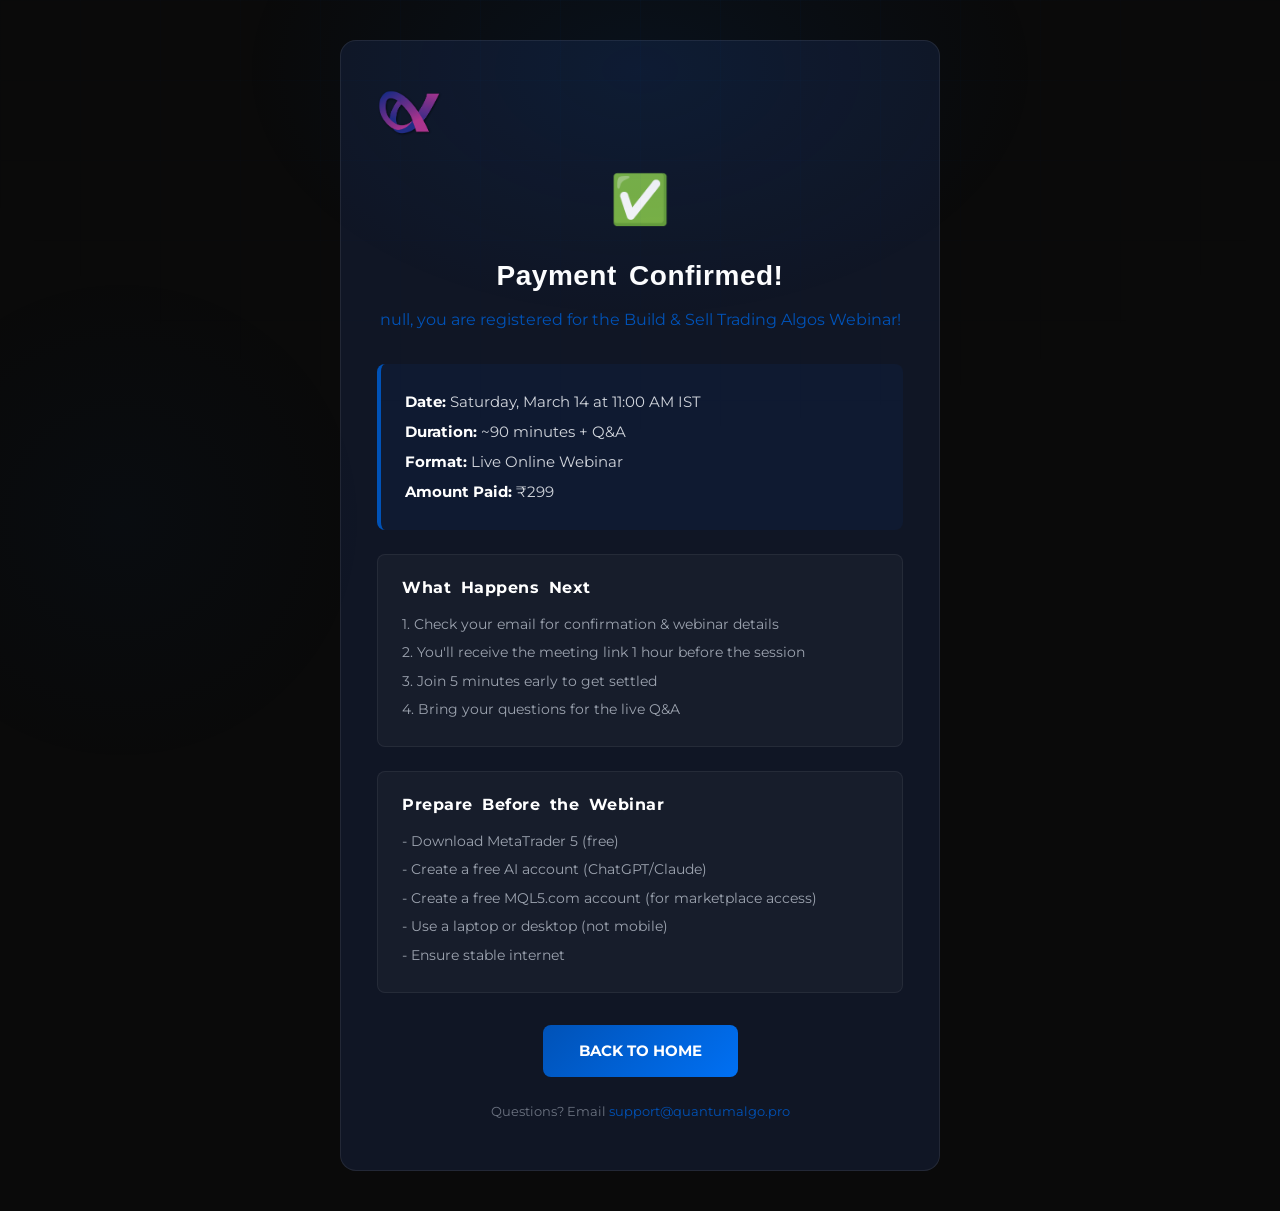
<file: webinar-thankyou.html>
<!DOCTYPE html>
<html lang="en">
<head>
  <meta charset="UTF-8">
  <meta name="viewport" content="width=device-width, initial-scale=1.0">
  <title>Registration Confirmed - Quantum Algo</title>
  <link rel="icon" type="image/png" href="QA%20logo.png">
  <link rel="preconnect" href="https://fonts.googleapis.com">
  <link href="https://fonts.googleapis.com/css2?family=Montserrat:wght@400;500;600;700;800&display=swap" rel="stylesheet">
  <link href="https://api.fontshare.com/v2/css?f[]=clash-display@400,500,600,700&display=swap" rel="stylesheet">
  <link rel="stylesheet" href="webinar.css">
  <style>
    .thankyou-wrap {
      min-height: 100vh;
      display: flex;
      align-items: center;
      justify-content: center;
      padding: 40px 20px;
    }
    .thankyou-card {
      max-width: 600px;
      width: 100%;
      background: rgba(17,24,39,0.95);
      border: 1px solid rgba(255,255,255,0.08);
      border-radius: 16px;
      padding: 48px 36px;
      text-align: center;
    }
    .thankyou-logo {
      height: 48px;
      margin-bottom: 24px;
    }
    .thankyou-icon {
      font-size: 48px;
      margin-bottom: 16px;
    }
    .thankyou-card h1 {
      font-family: 'Clash Display', sans-serif;
      font-size: 28px;
      color: #fff;
      margin-bottom: 8px;
    }
    .thankyou-card .greeting {
      color: #0052b7;
      font-size: 16px;
      margin-bottom: 32px;
    }
    .details-box {
      background: rgba(0,82,183,0.08);
      border-left: 4px solid #0052b7;
      border-radius: 8px;
      padding: 20px 24px;
      text-align: left;
      margin-bottom: 24px;
    }
    .details-box p {
      color: #d1d5dc;
      margin: 6px 0;
      font-size: 15px;
    }
    .details-box strong {
      color: #fff;
    }
    .steps-box {
      background: rgba(255,255,255,0.03);
      border: 1px solid rgba(255,255,255,0.06);
      border-radius: 8px;
      padding: 20px 24px;
      text-align: left;
      margin-bottom: 24px;
    }
    .steps-box h3 {
      color: #fff;
      font-size: 16px;
      margin: 0 0 12px 0;
    }
    .steps-box p {
      color: #9ca3af;
      margin: 6px 0;
      font-size: 14px;
    }
    .checklist-box {
      background: rgba(255,255,255,0.03);
      border: 1px solid rgba(255,255,255,0.06);
      border-radius: 8px;
      padding: 20px 24px;
      text-align: left;
      margin-bottom: 32px;
    }
    .checklist-box h3 {
      color: #fff;
      font-size: 16px;
      margin: 0 0 12px 0;
    }
    .checklist-box p {
      color: #9ca3af;
      margin: 6px 0;
      font-size: 14px;
    }
    .back-btn {
      display: inline-block;
      padding: 14px 36px;
      background: linear-gradient(135deg, #0052b7, #0070f3);
      color: #fff;
      text-decoration: none;
      border-radius: 8px;
      font-weight: 700;
      font-size: 15px;
      transition: transform 0.2s;
    }
    .back-btn:hover {
      transform: translateY(-2px);
    }
    .support-text {
      color: #6b7280;
      font-size: 13px;
      margin-top: 24px;
    }
    .support-text a {
      color: #0052b7;
    }
  </style>
</head>
<body>
  <div class="bg-glow"></div>
  <div class="thankyou-wrap">
    <div class="thankyou-card">
      <img src="QA%20logo.png" alt="Quantum Algo" class="thankyou-logo">
      <div class="thankyou-icon">✅</div>
      <h1>Payment Confirmed!</h1>
      <p class="greeting" id="greetingText">You are registered for the Build & Sell Trading Algos Webinar</p>

      <div class="details-box">
        <p><strong>Date:</strong> Saturday, March 14 at 11:00 AM IST</p>
        <p><strong>Duration:</strong> ~90 minutes + Q&A</p>
        <p><strong>Format:</strong> Live Online Webinar</p>
        <p><strong>Amount Paid:</strong> ₹299</p>
      </div>

      <div class="steps-box">
        <h3>What Happens Next</h3>
        <p>1. Check your email for confirmation & webinar details</p>
        <p>2. You'll receive the meeting link 1 hour before the session</p>
        <p>3. Join 5 minutes early to get settled</p>
        <p>4. Bring your questions for the live Q&A</p>
      </div>

      <div class="checklist-box">
        <h3>Prepare Before the Webinar</h3>
        <p>- Download MetaTrader 5 (free)</p>
        <p>- Create a free AI account (ChatGPT/Claude)</p>
        <p>- Create a free MQL5.com account (for marketplace access)</p>
        <p>- Use a laptop or desktop (not mobile)</p>
        <p>- Ensure stable internet</p>
      </div>

      <a href="index.html" class="back-btn">BACK TO HOME</a>
      <p class="support-text">Questions? Email <a href="mailto:support@quantumalgo.pro">support@quantumalgo.pro</a></p>
    </div>
  </div>

  <script>
    var params = new URLSearchParams(window.location.search);
    var name = params.get('name');
    if (name) {
      document.getElementById('greetingText').textContent = name + ', you are registered for the Build & Sell Trading Algos Webinar!';
    }
  </script>
</body>
</html>
</file>
<file: webinar.css>
/* Webinar Landing Page - Free Registration */
/* Theme: Dark + Purple (#0052B7) — Unified with ad-creatives */

*, *::before, *::after { margin: 0; padding: 0; box-sizing: border-box; }

:root {
  --primary: #0052B7;
  --primary-dim: #3378D4;
  --primary-dark: #003D8A;
  --success: #0052B7;
  --danger: #ef4444;
  --text: #f3f4f6;
  --text-light: #d1d5dc;
  --text-muted: #99a1af;
  --bg: #0a0a0a;
  --bg-alt: #111111;
  --bg-card: #1a1a1a;
  --border: rgba(255,255,255,0.06);
  --shadow: 0 4px 6px rgba(0,0,0,0.3);
  --shadow-lg: 0 10px 30px rgba(0,82,183,0.2);
  --radius: 8px;
  --radius-lg: 12px;
  --max-w: 1100px;
}

html { scroll-behavior: smooth; font-size: 16px; }

body {
  font-family: 'Montserrat', -apple-system, BlinkMacSystemFont, sans-serif;
  color: var(--text-light);
  background: var(--bg);
  line-height: 1.6;
  overflow-x: hidden;
  -webkit-font-smoothing: antialiased;
}

/* Spotlight + Grid Background */
body::before {
  content: '';
  position: fixed;
  top: 0; left: 0; right: 0; bottom: 0;
  background-image:
    linear-gradient(rgba(0,82,183,0.06) 1px, transparent 1px),
    linear-gradient(90deg, rgba(0,82,183,0.06) 1px, transparent 1px);
  background-size: 80px 80px;
  pointer-events: none;
  z-index: 0;
  mask-image: radial-gradient(ellipse 60% 50% at 50% 0%, rgba(0,0,0,0.7) 0%, transparent 100%);
  -webkit-mask-image: radial-gradient(ellipse 60% 50% at 50% 0%, rgba(0,0,0,0.7) 0%, transparent 100%);
}

/* Spotlight beam from top center */
body::after {
  content: '';
  position: fixed;
  top: -100px; left: 50%; transform: translateX(-50%);
  width: 100%; height: 100%;
  background:
    conic-gradient(from 180deg at 50% 0%,
      transparent 30%,
      rgba(0,82,183,0.06) 40%,
      rgba(0,82,183,0.12) 47%,
      rgba(51,120,212,0.15) 50%,
      rgba(0,82,183,0.12) 53%,
      rgba(0,82,183,0.06) 60%,
      transparent 70%
    );
  pointer-events: none;
  z-index: 0;
  mask-image: linear-gradient(to bottom, rgba(0,0,0,1) 0%, transparent 70%);
  -webkit-mask-image: linear-gradient(to bottom, rgba(0,0,0,1) 0%, transparent 70%);
}

/* Ambient glow orbs */
.bg-glow {
  position: fixed;
  top: 0; left: 0; right: 0; bottom: 0;
  pointer-events: none;
  z-index: 0;
  overflow: hidden;
}

.bg-glow::before {
  content: '';
  position: absolute;
  top: -20%; left: 50%; transform: translateX(-50%);
  width: 800px; height: 500px;
  background: radial-gradient(ellipse, rgba(0,82,183,0.1) 0%, transparent 70%);
  border-radius: 50%;
}

.bg-glow::after {
  content: '';
  position: absolute;
  top: 30%; left: -10%;
  width: 500px; height: 500px;
  background: radial-gradient(circle, rgba(0,82,183,0.04) 0%, transparent 70%);
  border-radius: 50%;
}

img { max-width: 100%; display: block; }
a { text-decoration: none; color: inherit; }
ul { list-style: none; }

h1, h2, h3, h4, h5, h6 {
  font-family: 'Clash Display', 'Montserrat', sans-serif;
  word-spacing: 4px;
  letter-spacing: 0.5px;
}

.container { max-width: var(--max-w); margin: 0 auto; padding: 0 24px; position: relative; z-index: 1; }

/* Header */
.header {
  background: transparent; padding: 20px 0;
}
.header-inner { display: flex; justify-content: flex-start; align-items: center; padding-left: 0; }
.logo { display: flex; align-items: center; gap: 10px; }
.logo-img { width: 120px; height: auto; border-radius: 12px; }
.logo-text { font-family: 'Clash Display', 'Montserrat', sans-serif; font-size: 1.2rem; font-weight: 700; color: #fff; }

/* Hero */
.hero {
  padding: 30px 0 60px;
  background:
    linear-gradient(180deg, rgba(10, 10, 10, 0.6) 0%, rgba(10, 10, 10, 0.75) 40%, rgba(10, 10, 10, 0.9) 80%, rgba(10, 10, 10, 1) 100%),
    url('image.png') center top / cover no-repeat;
  text-align: center;
}

.hero-badge {
  display: inline-block;
  background: var(--primary);
  color: #fff;
  font-size: 0.8rem;
  font-weight: 700;
  letter-spacing: 0.1em;
  text-transform: uppercase;
  padding: 8px 20px;
  border-radius: 30px;
  margin-bottom: 28px;
  box-shadow: 0 0 20px rgba(0,82,183,0.3);
  font-family: 'Clash Display', 'Montserrat', sans-serif;
}

.hero h1 {
  font-size: 3rem;
  font-weight: 700;
  line-height: 1.15;
  color: #fff;
  max-width: 800px;
  margin: 0 auto 16px;
}

.hero h1 .highlight {
  color: var(--primary);
  text-shadow: 0 0 20px rgba(0,82,183,0.5), 0 0 40px rgba(0,82,183,0.25);
}

.hero-sub {
  font-size: 1.15rem;
  color: var(--text-muted);
  max-width: 650px;
  margin: 0 auto 48px;
  line-height: 1.7;
}

/* Registration Form Card */
.reg-card {
  max-width: 520px;
  margin: 0 auto;
  background: var(--bg-alt);
  border: 1px solid var(--border);
  border-radius: var(--radius-lg);
  padding: 36px 32px;
  box-shadow: var(--shadow-lg);
  text-align: left;
}

.reg-card h2 {
  font-size: 1.4rem;
  font-weight: 700;
  margin-bottom: 20px;
  text-align: center;
  color: #fff;
}

.webinar-details {
  background: var(--bg-card);
  border: 1px solid var(--border);
  border-radius: var(--radius);
  padding: 16px 20px;
  margin-bottom: 24px;
  font-size: 0.9rem;
  color: var(--text-muted);
  line-height: 2;
}

.form-group { margin-bottom: 16px; }

.form-group label {
  display: block;
  font-size: 0.85rem;
  font-weight: 600;
  color: var(--text);
  margin-bottom: 6px;
}

.form-group input,
.form-group select {
  width: 100%;
  padding: 14px 16px;
  border: 1px solid rgba(255,255,255,0.1);
  border-radius: var(--radius);
  font-family: inherit;
  font-size: 0.95rem;
  color: var(--text);
  background: var(--bg);
  transition: border-color 0.2s;
}

.form-group input:focus,
.form-group select:focus {
  outline: none;
  border-color: var(--primary);
  box-shadow: 0 0 0 3px rgba(0,82,183,0.15);
}

.form-group input::placeholder {
  color: var(--text-muted);
}

.form-group .helper {
  font-size: 0.75rem;
  color: var(--text-muted);
  margin-top: 4px;
}

.cta-btn {
  display: block;
  width: 100%;
  padding: 18px;
  background: var(--primary);
  color: #fff;
  font-family: 'Clash Display', 'Montserrat', sans-serif;
  font-size: 1.1rem;
  font-weight: 700;
  border: none;
  border-radius: var(--radius);
  cursor: pointer;
  transition: all 0.3s;
  text-align: center;
  letter-spacing: 0.02em;
  box-shadow: 0 0 20px rgba(0,82,183,0.3);
}

.cta-btn:hover {
  transform: translateY(-2px);
  box-shadow: 0 0 30px rgba(0,82,183,0.5);
  background: var(--primary-dim);
}

.privacy-note {
  text-align: center;
  font-size: 0.78rem;
  color: var(--text-muted);
  margin-top: 12px;
}

.social-proof-form {
  margin-top: 16px;
  font-size: 0.82rem;
  color: var(--text-muted);
  line-height: 1.8;
}

/* Section base */
.section { padding: 80px 0; position: relative; z-index: 1; }
.section-alt { background: var(--bg-alt); }
.section-dark { background: var(--bg-card); color: #fff; }

.section-title {
  text-align: center;
  font-size: 2rem;
  font-weight: 700;
  margin-bottom: 40px;
  color: #fff;
}

.section-dark .section-title { color: #fff; }

/* Proof Section */
.proof {
  display: flex;
  gap: 48px;
  align-items: center;
  max-width: 900px;
  margin: 0 auto;
}

.proof-image {
  flex: 1;
  background: var(--bg-card);
  border: 1px solid var(--border);
  border-radius: var(--radius-lg);
  padding: 20px;
  text-align: center;
  min-height: 200px;
  display: flex;
  align-items: center;
  justify-content: center;
  font-size: 0.9rem;
  color: var(--text-muted);
  cursor: pointer;
  transition: transform 0.3s ease, box-shadow 0.3s ease, border-color 0.3s ease, background 0.3s ease;
}
.proof-image:hover {
  transform: translateY(-8px) scale(1.02);
  box-shadow: 0 20px 50px rgba(0, 82, 183, 0.35), 0 0 0 1px rgba(0, 82, 183, 0.4);
  border-color: rgba(0, 82, 183, 0.6);
  background: linear-gradient(135deg, #0f1a2e, #0d1f3c);
}

.proof-text { flex: 1; }

.proof-text h2 {
  font-size: 1.6rem;
  font-weight: 700;
  line-height: 1.3;
  margin-bottom: 16px;
  color: #fff;
}

.proof-text p {
  font-size: 0.95rem;
  color: var(--text-muted);
  line-height: 1.8;
  margin-bottom: 24px;
}

.cta-btn-inline {
  display: inline-block;
  padding: 16px 36px;
  background: var(--primary);
  color: #fff;
  font-weight: 700;
  font-size: 1rem;
  font-family: 'Clash Display', 'Montserrat', sans-serif;
  border-radius: var(--radius);
  transition: all 0.3s;
  border: none;
  cursor: pointer;
  box-shadow: 0 0 20px rgba(0,82,183,0.3);
}

.cta-btn-inline:hover {
  transform: translateY(-2px);
  box-shadow: 0 0 30px rgba(0,82,183,0.5);
}

/* Benefits */
.benefits-list { max-width: 750px; margin: 0 auto; text-align: center; }

.benefit-item {
  display: inline-flex;
  text-align: left;
  gap: 16px;
  padding: 24px 0;
  border-bottom: 1px solid var(--border);
  width: 100%;
  max-width: 650px;
  margin-bottom: 8px;
}

.benefit-item:last-child { border-bottom: none; }

.benefit-icon {
  font-size: 1.3rem;
  flex-shrink: 0;
  margin-top: 2px;
}

.benefit-content h3 {
  font-size: 1.05rem;
  font-weight: 700;
  margin-bottom: 8px;
  color: #fff;
  letter-spacing: 0.3px;
  word-spacing: 3px;
  line-height: 1.6;
}

.benefit-content p {
  font-size: 0.9rem;
  color: var(--text-muted);
  letter-spacing: 0.2px;
  word-spacing: 2px;
  line-height: 1.7;
}

/* Who Section */
.who-grid {
  display: grid;
  grid-template-columns: 1fr 1fr;
  gap: 40px;
  max-width: 800px;
  margin: 0 auto 40px;
}

.who-col h3 {
  font-size: 1.15rem;
  font-weight: 700;
  margin-bottom: 16px;
  padding-bottom: 12px;
  border-bottom: 2px solid;
}

.who-col.for h3 { color: var(--primary); border-color: var(--primary); }
.who-col.not-for h3 { color: #ef4444; border-color: #ef4444; }

.who-col li {
  padding: 8px 0 8px 28px;
  position: relative;
  font-size: 0.92rem;
  color: var(--text-muted);
}

.who-col li::before {
  position: absolute;
  left: 0;
}

.who-col.for li::before { content: "✅"; }
.who-col.not-for li::before { content: "❌"; }

/* Testimonials */
.testimonials-grid {
  display: grid;
  grid-template-columns: repeat(3, 1fr);
  gap: 24px;
  margin-bottom: 24px;
}

.testimonial-card {
  background: var(--bg-alt);
  border: 1px solid var(--border);
  border-radius: var(--radius-lg);
  padding: 28px;
  transition: all 0.3s;
}

.testimonial-card:hover {
  border-color: rgba(0,82,183,0.25);
  box-shadow: 0 0 30px rgba(0,82,183,0.08);
  transform: translateY(-4px);
}

.testimonial-stars { color: #f6ad55; margin-bottom: 12px; font-size: 0.9rem; }

.testimonial-card blockquote {
  font-size: 0.92rem;
  color: var(--text-muted);
  font-style: italic;
  line-height: 1.6;
  margin-bottom: 16px;
}

.testimonial-author {
  display: flex;
  align-items: center;
  gap: 10px;
}

.testimonial-avatar {
  width: 38px;
  height: 38px;
  border-radius: 50%;
  background: var(--primary);
  color: #fff;
  display: flex;
  align-items: center;
  justify-content: center;
  font-weight: 700;
  font-size: 0.8rem;
  box-shadow: 0 0 10px rgba(0,82,183,0.3);
}

.testimonial-name { font-weight: 700; font-size: 0.88rem; color: #fff; }
.testimonial-loc { font-size: 0.78rem; color: var(--text-muted); }

.rating-badge {
  text-align: center;
  font-size: 1.05rem;
  font-weight: 600;
  color: var(--text-light);
  margin-top: 16px;
}

/* About */
.about-card {
  display: flex;
  gap: 40px;
  align-items: center;
  max-width: 800px;
  margin: 0 auto;
  background: var(--bg-alt);
  border: 1px solid var(--border);
  border-radius: var(--radius-lg);
  padding: 40px;
  box-shadow: var(--shadow);
}

.about-avatar {
  width: 150px;
  height: 150px;
  border-radius: 50%;
  background: var(--primary);
  color: #fff;
  display: flex;
  align-items: center;
  justify-content: center;
  font-size: 3rem;
  font-weight: 800;
  flex-shrink: 0;
  box-shadow: 0 0 30px rgba(0,82,183,0.3);
}

.about-info h3 { font-size: 1.4rem; font-weight: 700; margin-bottom: 12px; color: #fff; }

.about-info p {
  font-size: 0.92rem;
  color: var(--text-muted);
  line-height: 1.7;
  margin-bottom: 8px;
}

/* FAQ */
.faq-list { max-width: 700px; margin: 0 auto; }

.faq-item {
  border: 1px solid var(--border);
  border-radius: var(--radius);
  margin-bottom: 10px;
  overflow: hidden;
  background: var(--bg-alt);
}

.faq-q {
  width: 100%;
  background: none;
  border: none;
  padding: 18px 20px;
  display: flex;
  justify-content: space-between;
  align-items: center;
  cursor: pointer;
  font-family: inherit;
  font-size: 0.95rem;
  font-weight: 600;
  color: var(--text);
  text-align: left;
}

.faq-q:hover { background: var(--bg-card); }

.faq-q .icon {
  font-size: 1.2rem;
  color: var(--primary);
  transition: transform 0.3s;
  flex-shrink: 0;
  margin-left: 16px;
}

.faq-item.active .faq-q .icon { transform: rotate(45deg); }

.faq-a {
  max-height: 0;
  overflow: hidden;
  transition: max-height 0.3s ease;
}

.faq-item.active .faq-a { max-height: 300px; }

.faq-a p {
  padding: 0 20px 18px;
  font-size: 0.9rem;
  color: var(--text-muted);
  line-height: 1.7;
}

/* Urgency */
.urgency-section {
  text-align: center;
  padding: 60px 0;
  background: var(--bg-alt);
  border-top: 1px solid rgba(0,82,183,0.2);
  border-bottom: 1px solid rgba(0,82,183,0.2);
  position: relative;
  z-index: 1;
}

.urgency-section h2 {
  font-size: 1.8rem;
  font-weight: 700;
  margin-bottom: 12px;
  color: #fff;
}

.urgency-section p {
  font-size: 0.95rem;
  color: var(--text-muted);
  margin-bottom: 24px;
}

.progress-bar-wrap {
  max-width: 400px;
  margin: 0 auto 24px;
}

.progress-label {
  font-size: 0.85rem;
  font-weight: 600;
  margin-bottom: 8px;
  color: var(--text);
}

.progress-bar {
  background: var(--bg-card);
  border-radius: 20px;
  height: 24px;
  overflow: hidden;
  position: relative;
  border: 1px solid var(--border);
}

.progress-fill {
  height: 100%;
  background: var(--primary);
  border-radius: 20px;
  width: 69.4%;
  transition: width 1s ease;
  box-shadow: 0 0 15px rgba(0,82,183,0.4);
}

.progress-text {
  font-size: 0.8rem;
  color: var(--text-muted);
  margin-top: 6px;
}

.pulse-btn {
  animation: pulse 2s infinite;
}

@keyframes pulse {
  0%, 100% { box-shadow: 0 0 0 0 rgba(0,82,183,0.5); }
  50% { box-shadow: 0 0 0 12px rgba(0,82,183,0); }
}

.urgency-footer {
  margin-top: 16px;
  font-size: 0.85rem;
  color: var(--text-muted);
}

/* Closing */
.closing {
  text-align: center;
  padding: 60px 0;
  position: relative;
  z-index: 1;
}

.closing p {
  font-size: 1.1rem;
  color: var(--text-muted);
  line-height: 1.8;
}

.closing .ps {
  margin-top: 16px;
  font-size: 0.9rem;
  color: var(--text-muted);
  font-style: italic;
}

/* Footer */
.footer {
  background: var(--bg-alt);
  color: var(--text-muted);
  text-align: center;
  padding: 40px 24px;
  border-top: 1px solid var(--border);
  position: relative;
  z-index: 1;
}

.footer-brand {
  font-weight: 700;
  color: #fff;
  font-size: 1rem;
  margin-bottom: 4px;
}

.footer-tagline {
  font-size: 0.8rem;
  margin-bottom: 16px;
}

.footer-links {
  display: flex;
  justify-content: center;
  gap: 24px;
  margin-bottom: 16px;
}

.footer-links a {
  font-size: 0.8rem;
  color: var(--text-muted);
  transition: color 0.2s;
}

.footer-links a:hover { color: var(--primary); }

.footer-copy { font-size: 0.75rem; margin-bottom: 12px; }

.footer-disclaimer {
  font-size: 0.7rem;
  color: var(--text-muted);
  max-width: 600px;
  margin: 0 auto;
  border-top: 1px solid var(--border);
  padding-top: 16px;
}

/* Social Proof Toast */
.toast {
  position: fixed;
  bottom: 24px;
  left: 24px;
  background: var(--bg-alt);
  border: 1px solid var(--border);
  border-radius: var(--radius);
  padding: 14px 20px;
  box-shadow: 0 10px 30px rgba(0,0,0,0.4);
  display: flex;
  align-items: center;
  gap: 10px;
  z-index: 998;
  transform: translateX(-120%);
  transition: transform 0.5s ease;
  max-width: 300px;
  font-size: 0.82rem;
  color: var(--text-light);
}

.toast.show { transform: translateX(0); }
.toast-icon { font-size: 1.3rem; }
.toast-text strong { color: #fff; }
.toast-time { font-size: 0.7rem; color: var(--text-muted); display: block; margin-top: 2px; }

/* ── Keyframes ───────────────────────────────────────────── */
@keyframes fadeInUp {
  from { opacity: 0; transform: translateY(40px); }
  to   { opacity: 1; transform: translateY(0); }
}
@keyframes fadeInDown {
  from { opacity: 0; transform: translateY(-30px); }
  to   { opacity: 1; transform: translateY(0); }
}
@keyframes fadeInLeft {
  from { opacity: 0; transform: translateX(-40px); }
  to   { opacity: 1; transform: translateX(0); }
}
@keyframes fadeInRight {
  from { opacity: 0; transform: translateX(40px); }
  to   { opacity: 1; transform: translateX(0); }
}
@keyframes shimmer {
  0%   { background-position: -200% center; }
  100% { background-position: 200% center; }
}
@keyframes floatY {
  0%, 100% { transform: translateY(0); }
  50%       { transform: translateY(-8px); }
}
@keyframes glowPulse {
  0%, 100% { box-shadow: 0 0 0 0 rgba(0,82,183,0.5), 0 8px 24px rgba(0,82,183,0.3); }
  50%       { box-shadow: 0 0 0 10px rgba(0,82,183,0), 0 8px 32px rgba(0,82,183,0.5); }
}
@keyframes scaleIn {
  from { opacity: 0; transform: scale(0.92); }
  to   { opacity: 1; transform: scale(1); }
}
@keyframes borderGlow {
  0%, 100% { border-color: rgba(0,82,183,0.3); }
  50%       { border-color: rgba(0,82,183,0.8); }
}

/* ── Hero Entrance Animations ───────────────────────────── */
.hero-badge {
  animation: fadeInDown 0.7s ease both;
}
.hero h1 {
  animation: fadeInUp 0.8s ease 0.2s both;
}
.hero-sub {
  animation: fadeInUp 0.8s ease 0.4s both;
}
.reg-card {
  animation: scaleIn 0.8s ease 0.5s both;
}
.logo {
  animation: fadeInDown 0.6s ease both;
}

/* ── Shimmer on Badge ───────────────────────────────────── */
.hero-badge {
  background: linear-gradient(90deg, #0052b7 0%, #3378d4 40%, #7eb3ff 50%, #3378d4 60%, #0052b7 100%);
  background-size: 200% auto;
  animation: fadeInDown 0.7s ease both, shimmer 3s linear 1s infinite;
  -webkit-background-clip: text;
  background-clip: unset;
}

/* ── CTA Button Glow Pulse ──────────────────────────────── */
.cta-btn, .cta-btn-inline, .pulse-btn {
  animation: glowPulse 2.5s ease-in-out infinite;
}

/* ── Floating Logo ──────────────────────────────────────── */
.logo-img {
  animation: floatY 4s ease-in-out infinite;
}

/* ── Fade In on Scroll ──────────────────────────────────── */
.fade-in {
  opacity: 0;
  transform: translateY(30px);
  transition: opacity 0.7s ease, transform 0.7s ease;
}
.fade-in.visible { opacity: 1; transform: translateY(0); }

/* ── Staggered children inside fade-in sections ─────────── */
.fade-in.visible .feature-item:nth-child(1),
.fade-in.visible .testimonial-card:nth-child(1),
.fade-in.visible .faq-item:nth-child(1) { animation: fadeInUp 0.6s ease 0.1s both; }

.fade-in.visible .feature-item:nth-child(2),
.fade-in.visible .testimonial-card:nth-child(2),
.fade-in.visible .faq-item:nth-child(2) { animation: fadeInUp 0.6s ease 0.2s both; }

.fade-in.visible .feature-item:nth-child(3),
.fade-in.visible .testimonial-card:nth-child(3),
.fade-in.visible .faq-item:nth-child(3) { animation: fadeInUp 0.6s ease 0.3s both; }

.fade-in.visible .feature-item:nth-child(4),
.fade-in.visible .testimonial-card:nth-child(4),
.fade-in.visible .faq-item:nth-child(4) { animation: fadeInUp 0.6s ease 0.4s both; }

.fade-in.visible .feature-item:nth-child(5),
.fade-in.visible .faq-item:nth-child(5) { animation: fadeInUp 0.6s ease 0.5s both; }

.fade-in.visible .feature-item:nth-child(6),
.fade-in.visible .faq-item:nth-child(6) { animation: fadeInUp 0.6s ease 0.6s both; }

/* ── Proof section slide in ─────────────────────────────── */
.fade-in.visible .proof-image { animation: fadeInLeft 0.8s ease 0.1s both; }
.fade-in.visible .proof-text  { animation: fadeInRight 0.8s ease 0.3s both; }

/* ── About card slide in ────────────────────────────────── */
.fade-in.visible .about-img  { animation: fadeInLeft 0.8s ease 0.1s both; }
.fade-in.visible .about-text { animation: fadeInRight 0.8s ease 0.3s both; }

/* ── Animated border on reg-card ───────────────────────── */
.reg-card {
  animation: scaleIn 0.8s ease 0.5s both, borderGlow 3s ease-in-out 1.5s infinite;
}

/* Responsive - Tablet */
@media (max-width: 1024px) {
  .hero h1 { font-size: 2.4rem; }
  .proof { gap: 32px; }
  .about-card { gap: 28px; padding: 32px; }
  .testimonials-grid { grid-template-columns: repeat(2, 1fr); }
  .section { padding: 60px 0; }
}

/* Responsive - Mobile */
@media (max-width: 768px) {
  html { font-size: 15px; }

  .container { padding: 0 16px; }

  /* Header */
  .logo-img { width: 100px; }

  /* Hero */
  .hero { padding: 20px 0 40px; }
  .hero-badge { font-size: 0.72rem; padding: 6px 16px; margin-bottom: 20px; }
  .hero h1 { font-size: 1.75rem; margin-bottom: 12px; }
  .hero-sub { font-size: 0.95rem; margin-bottom: 32px; }

  /* Registration Card */
  .reg-card { padding: 24px 18px; }
  .reg-card h2 { font-size: 1.2rem; }
  .webinar-details { padding: 12px 14px; font-size: 0.82rem; }
  .form-group input,
  .form-group select { padding: 12px 14px; font-size: 0.9rem; }
  .cta-btn { padding: 16px; font-size: 1rem; }

  /* Sections */
  .section { padding: 48px 0; }
  .section-title { font-size: 1.5rem; margin-bottom: 28px; }

  /* Proof */
  .proof { flex-direction: column; gap: 24px; }
  .proof-text { text-align: center; }
  .proof-text h2 { font-size: 1.3rem; }
  .proof-text p { font-size: 0.9rem; }
  .proof-text .cta-btn-inline { display: inline-block; }

  /* Benefits */
  .benefit-item { padding: 16px 0; gap: 12px; }
  .benefit-content h3 { font-size: 0.95rem; }
  .benefit-content p { font-size: 0.85rem; }

  /* Who Section */
  .who-grid { grid-template-columns: 1fr; gap: 24px; }

  /* Testimonials */
  .testimonials-grid { grid-template-columns: 1fr; gap: 16px; }
  .testimonial-card { padding: 20px; }
  .testimonial-card blockquote { font-size: 0.88rem; }
  .rating-badge { font-size: 0.92rem; }

  /* About */
  .about-card { flex-direction: column; text-align: center; padding: 28px 18px; gap: 20px; }
  .about-avatar { width: 100px; height: 100px; font-size: 2rem; }
  .about-info h3 { font-size: 1.2rem; }

  /* FAQ */
  .faq-q { padding: 14px 16px; font-size: 0.88rem; }
  .faq-a p { padding: 0 16px 14px; font-size: 0.85rem; }

  /* Urgency */
  .urgency-section { padding: 40px 0; }
  .urgency-section h2 { font-size: 1.4rem; }
  .urgency-section p { font-size: 0.88rem; }

  /* CTA buttons */
  .cta-btn-inline { padding: 14px 28px; font-size: 0.9rem; }

  /* Closing */
  .closing { padding: 40px 0; }
  .closing p { font-size: 1rem; }

  /* Footer */
  .footer { padding: 32px 16px; }
  .footer-links { gap: 16px; }

  /* Toast */
  .toast { left: 12px; right: 12px; max-width: none; bottom: 12px; }
}

/* Responsive - Small Mobile */
@media (max-width: 400px) {
  html { font-size: 14px; }

  .hero h1 { font-size: 1.5rem; }
  .hero-sub { font-size: 0.88rem; }
  .reg-card { padding: 20px 14px; }
  .section-title { font-size: 1.3rem; }
  .urgency-section h2 { font-size: 1.2rem; }
  .cta-btn-inline { padding: 12px 20px; font-size: 0.85rem; display: block; text-align: center; }
  .about-avatar { width: 80px; height: 80px; font-size: 1.6rem; }
  .proof-text h2 { font-size: 1.15rem; }
}
</file>
